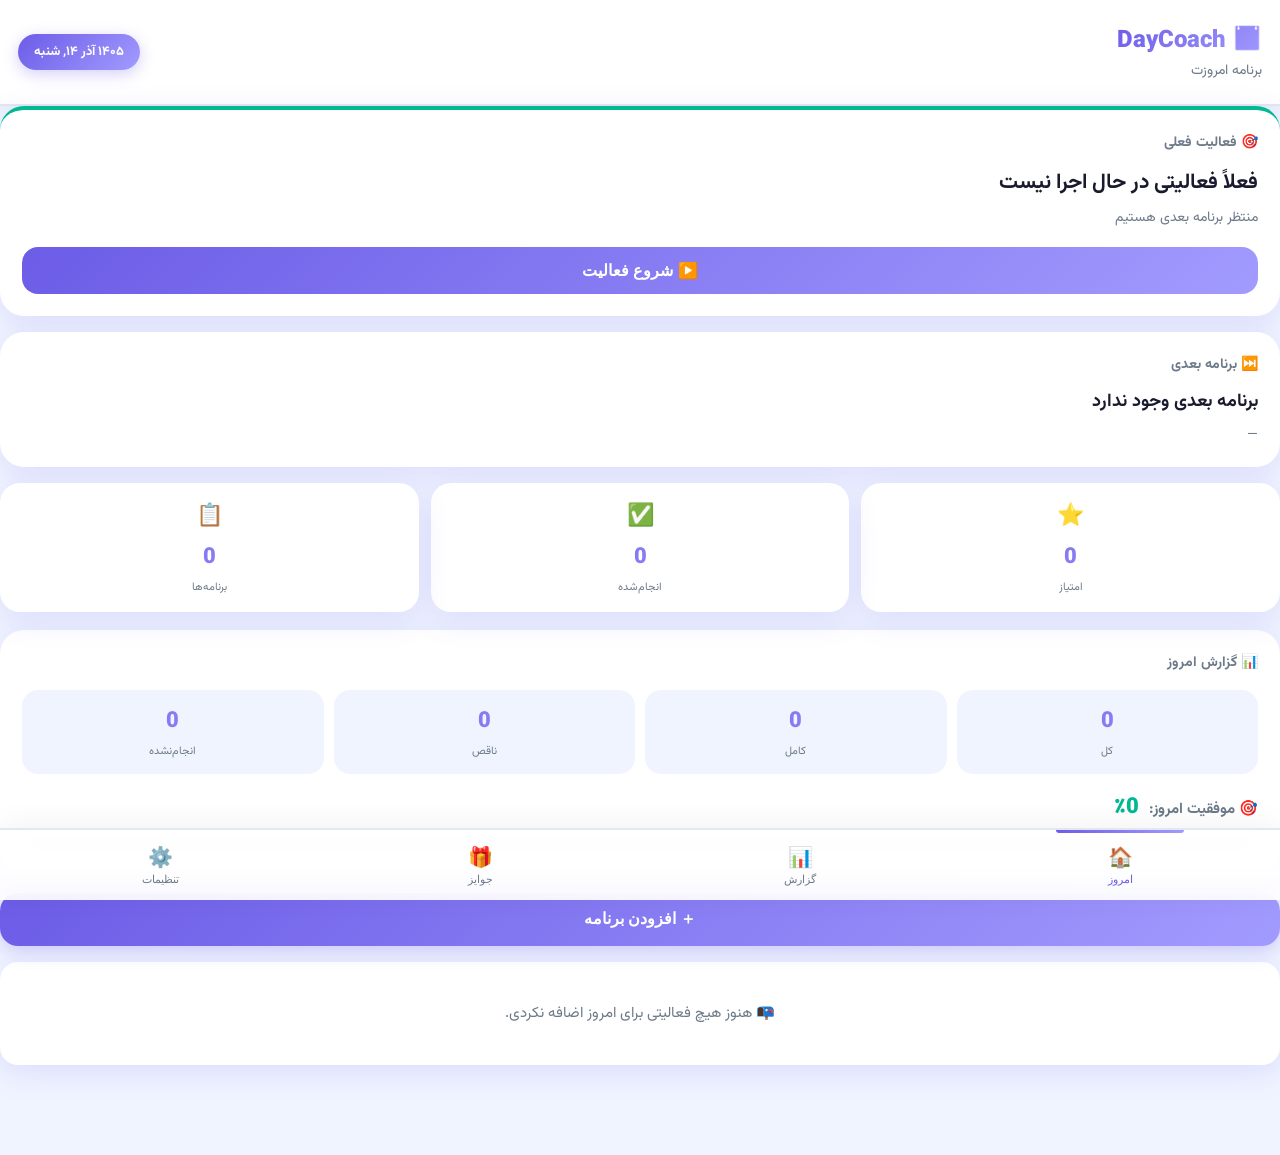
<file: index.html>
<!DOCTYPE html>
<html lang="fa" dir="rtl">

<head>
    <meta charset="UTF-8">
    <meta name="viewport" content="width=device-width, initial-scale=1.0, viewport-fit=cover">
    
    <title>DayCoach</title>
    
    <!-- PWA: Manifest -->
    <link rel="manifest" href="manifest.json">
    
    <!-- PWA: Theme Color -->
    <meta name="theme-color" content="#6c5ce7">
    
    <!-- PWA: iOS Support -->
    <meta name="apple-mobile-web-app-capable" content="yes">
    <meta name="apple-mobile-web-app-status-bar-style" content="black-translucent">
    <link rel="apple-touch-icon" href="icons/icon-192.png">
    
    <!-- استایل -->
    <link rel="stylesheet" href="style.css">
</head>

<body>

<header class="app-header">

    <div>
        <h1>📅 DayCoach</h1>
        <p>برنامه امروزت</p>
    </div>

    <div class="date" id="todayDate">
        امروز
    </div>

</header>


<main>

    <!-- =========================
         صفحه امروز
    ========================== -->

    <div id="todayPage">

        <!-- فعالیت فعلی -->

        <section class="current-card">

            <div class="section-title">
                🎯 فعالیت فعلی
            </div>

            <h2 id="currentTask">
                فعلاً فعالیتی در حال اجرا نیست
            </h2>

            <p id="currentTime">
                منتظر برنامه بعدی هستیم
            </p>

            <button
                id="startButton"
                class="start-button"
                type="button">

                ▶️ شروع فعالیت

            </button>

        </section>


        <!-- برنامه بعدی -->

        <section class="next-card">

            <div class="section-title">
                ⏭️ برنامه بعدی
            </div>

            <h3 id="nextTask">
                هنوز برنامه‌ای ثبت نشده
            </h3>

            <p id="nextTime">
                —
            </p>

        </section>


        <!-- آمار -->

        <section class="stats">

            <div class="stat">

                <span>⭐</span>

                <strong id="score">
                    0
                </strong>

                <small>
                    امتیاز
                </small>

            </div>


            <div class="stat">

                <span>✅</span>

                <strong id="completed">
                    0
                </strong>

                <small>
                    انجام‌شده
                </small>

            </div>


            <div class="stat">

                <span>📋</span>

                <strong id="total">
                    0
                </strong>

                <small>
                    برنامه‌ها
                </small>

            </div>

        </section>


        <!-- گزارش روزانه -->

        <section class="daily-report">

            <div class="section-title">
                📊 گزارش امروز
            </div>

            <div class="report-grid">

                <div>
                    <strong id="reportTotal">0</strong>
                    <small>کل</small>
                </div>

                <div>
                    <strong id="reportCompleted">0</strong>
                    <small>کامل</small>
                </div>

                <div>
                    <strong id="reportPartial">0</strong>
                    <small>ناقص</small>
                </div>

                <div>
                    <strong id="reportFailed">0</strong>
                    <small>انجام‌نشده</small>
                </div>

            </div>


            <div class="success-rate">

                🎯 موفقیت امروز:

                <strong id="successRate">
                    0٪
                </strong>

            </div>


            <div class="progress-container">

                <div
                    id="dailyProgress"
                    class="daily-progress">
                </div>

            </div>

        </section>


        <!-- افزودن برنامه -->

        <button
            class="add-button"
            id="addActivity"
            type="button">

            ＋ افزودن برنامه

        </button>


        <!-- لیست برنامه‌ها -->

        <section id="activityList">

        </section>

    </div>


    <!-- =========================
         صفحه گزارش
    ========================== -->

    <section
        id="reportPage"
        class="report-page hidden">

        <div class="section-title">
            📊 گزارش عملکرد
        </div>

<!-- انتخاب بازه گزارش -->
<div class="report-period">

    <button
        id="weeklyReportBtn"
        class="report-period-btn active">
        📅 هفتگی
    </button>

    <button
        id="monthlyReportBtn"
        class="report-period-btn">
        🗓️ ماهانه
    </button>

</div>
      
        <div class="report-cards">

            <div class="report-card">

                <span>📋</span>

                <strong id="reportPageTotal">
                    0
                </strong>

                <small>
                    کل فعالیت‌ها
                </small>

            </div>


            <div class="report-card">

                <span>✅</span>

                <strong id="reportPageCompleted">
                    0
                </strong>

                <small>
                    کامل
                </small>

            </div>


            <div class="report-card">

                <span>⚠️</span>

                <strong id="reportPagePartial">
                    0
                </strong>

                <small>
                    ناقص
                </small>

            </div>


            <div class="report-card">

                <span>❌</span>

                <strong id="reportPageFailed">
                    0
                </strong>

                <small>
                    انجام‌نشده
                </small>

            </div>

        </div>


        <div class="report-score">

            <span>⭐ امتیاز</span>

            <strong id="reportPageScore">
                0
            </strong>

        </div>


        <div class="report-success">

            <div>
                🎯 درصد موفقیت
            </div>

            <strong id="reportPageSuccess">
                0٪
            </strong>

        </div>


        <!-- =========================
             تقویم عملکرد
        ========================== -->

        <section class="calendar-section">

            <div class="section-title">
                🗓️ تقویم عملکرد
            </div>


            <div class="calendar-header">

                <button
                    id="prevMonth"
                    class="calendar-nav"
                    type="button">

                    ‹

                </button>


                <h3 id="calendarTitle">
                    ماه
                </h3>


                <button
                    id="nextMonth"
                    class="calendar-nav"
                    type="button">

                    ›

                </button>

            </div>


            <div class="calendar-weekdays">

                <span>ش</span>
                <span>ی</span>
                <span>د</span>
                <span>س</span>
                <span>چ</span>
                <span>پ</span>
                <span>ج</span>

            </div>


            <div
                id="calendarDays"
                class="calendar-days">
            </div>


            <button
                id="calendarToday"
                class="calendar-today"
                type="button">

                📅 امروز

            </button>


            <!-- گزارش روز انتخاب‌شده -->

            <div
                id="selectedDayReport"
                class="selected-day-report">

                <p>
                    📅 یک روز را از تقویم انتخاب کن.
                </p>

            </div>

        </section>

    </section>


  <!-- =========================
     صفحه جوایز
========================== -->

<section id="rewardsPage" class="rewards-page hidden">
<div class="orb"></div>
    <div class="section-title">
        🎁 جوایز و عملکرد
    </div>

    <!-- سه کارت روزانه، هفتگی، ماهانه -->
    <div class="rewards-cards">

        <div class="reward-card">
            <div class="reward-card-header">
                <span>📅</span>
                <h3>روزانه</h3>
            </div>
            <div class="reward-percent" id="dailyRewardPercent">۰٪</div>
            <div class="progress-container">
                <div id="dailyRewardProgress" class="daily-progress" style="width:0%"></div>
            </div>
        </div>

        <div class="reward-card">
            <div class="reward-card-header">
                <span>📆</span>
                <h3>هفتگی</h3>
            </div>
            <div class="reward-percent" id="weeklyRewardPercent">۰٪</div>
            <div class="progress-container">
                <div id="weeklyRewardProgress" class="daily-progress" style="width:0%"></div>
            </div>
        </div>

        <div class="reward-card">
            <div class="reward-card-header">
                <span>🗓️</span>
                <h3>ماهانه</h3>
            </div>
            <div class="reward-percent" id="monthlyRewardPercent">۰٪</div>
            <div class="progress-container">
                <div id="monthlyRewardProgress" class="daily-progress" style="width:0%"></div>
            </div>
        </div>

    </div>

    <!-- آمار پنج‌گانه (برای روزانه) -->
    <div class="reward-stats">
        <div class="reward-stat">
            <span>📋</span>
            <strong id="rewardTotal">0</strong>
            <small>برنامه‌ها</small>
        </div>
        <div class="reward-stat">
            <span>⭐</span>
            <strong id="rewardScore">0</strong>
            <small>امتیاز</small>
        </div>
        <div class="reward-stat">
            <span>✅</span>
            <strong id="rewardCompleted">0</strong>
            <small>انجام‌شده</small>
        </div>
        <div class="reward-stat">
            <span>⚠️</span>
            <strong id="rewardPartial">0</strong>
            <small>ناقص</small>
        </div>
        <div class="reward-stat">
            <span>❌</span>
            <strong id="rewardFailed">0</strong>
            <small>انجام‌نشده</small>
        </div>
    </div>

    <!-- بخش جایزه یا تنبیه -->
    <div class="reward-decision" id="rewardDecision">
        <div class="reward-decision-title">🎁 جایزه یا تنبیه</div>
        <div class="reward-decision-text" id="rewardDecisionText">—</div>
        <div class="reward-motivation" id="rewardMotivationText">🌟 امروز روز خوبی برای تلاش بیشتر است.</div>
    </div>

</section>

<!-- =========================
     صفحه تنظیمات
========================== -->

<section id="settingsPage" class="settings-page hidden">

    <div class="section-title">
        ⚙️ تنظیمات
    </div>

    <div class="settings-card">
        <div class="settings-item">
            <span>🌙 دارک مود</span>
            <button id="darkModeToggle" class="settings-toggle">غیرفعال</button>
        </div>
    </div>

</section>

  
</main>


<!-- =========================
     پنجره نتیجه فعالیت
========================= -->

<div
    id="resultModal"
    class="modal hidden">

    <div class="modal-box">

        <h2>
            🏁 نتیجه فعالیت
        </h2>

        <p id="resultActivityTitle">
            فعالیت
        </p>

        <p>
            این فعالیت چطور پیش رفت؟
        </p>


        <div class="result-buttons">

            <button
                class="result-complete"
                id="completeResult"
                type="button">

                ✅ کامل انجام شد

                <small>
                    +15 امتیاز
                </small>

            </button>


            <button
                class="result-partial"
                id="partialResult"
                type="button">

                ⚠️ ناقص انجام شد

                <small>
                    +5 امتیاز
                </small>

            </button>


            <button
                class="result-failed"
                id="failedResult"
                type="button">

                ❌ انجام نشد

                <small>
                    بدون امتیاز
                </small>

            </button>

        </div>

    </div>

</div>


<!-- =========================
     پنجره افزودن برنامه
========================= -->

<div
    id="modal"
    class="modal hidden">

    <div class="modal-box">

        <h2>
            ➕ برنامه جدید
        </h2>


        <label>
            عنوان فعالیت
        </label>

        <input
            id="activityTitle"
            type="text"
            placeholder="مثلاً مطالعه ریاضی">


        <label>
            تاریخ
        </label>

        <input
            id="activityDate"
            type="date">


        <div class="time-row">

            <div>

                <label>
                    شروع
                </label>

                <input
                    id="startTime"
                    type="time">

            </div>


            <div>

                <label>
                    پایان
                </label>

                <input
                    id="endTime"
                    type="time">

            </div>

        </div>


        <label>
            🔔 یادآوری
        </label>

        <select id="reminder">

            <option value="0">
                بدون یادآوری
            </option>

            <option value="5">
                ۵ دقیقه قبل
            </option>

            <option
                value="10"
                selected>

                ۱۰ دقیقه قبل

            </option>

            <option value="15">
                ۱۵ دقیقه قبل
            </option>

            <option value="30">
                ۳۰ دقیقه قبل
            </option>

        </select>


        <div class="modal-buttons">

            <button
                id="saveActivity"
                class="save-btn"
                type="button">

                💾 ذخیره

            </button>


            <button
                id="cancelActivity"
                class="cancel-btn"
                type="button">

                لغو

            </button>

        </div>

    </div>

</div>


<!-- =========================
     منوی پایین
========================= -->

<nav class="bottom-nav">

    <button
        class="nav-active"
        type="button">

        🏠
        <span>
            امروز
        </span>

    </button>


    <button type="button">

        📊
        <span>
            گزارش
        </span>

    </button>


    <button type="button">

        🎁
        <span>
            جوایز
        </span>

    </button>


    <button type="button">

        ⚙️
        <span>
            تنظیمات
        </span>

    </button>

</nav>


<script src="script.js"></script>

  <!-- ثبت Service Worker -->
<script>
    if ('serviceWorker' in navigator) {
        navigator.serviceWorker.register('service-worker.js')
            .then(function(reg) {
                console.log('✅ Service Worker ثبت شد:', reg);
            })
            .catch(function(error) {
                console.error('❌ خطا در ثبت Service Worker:', error);
            });
    }
</script>
  
</body>
    </html>
</file>
<file: style.css>
/* ======================================================
   فونت و تنظیمات پایه
====================================================== */

@import url('https://fonts.googleapis.com/css2?family=Vazirmatn:wght@300;400;700;900&display=swap');

* {
    box-sizing: border-box;
    margin: 0;
    padding: 0;
}

:root {
    --bg: #f0f4ff;
    --card: #ffffff;
    --text: #1a1a2e;
    --muted: #6c7a89;
    --primary: #6c5ce7;
    --primary-dark: #5a4bd1;
    --secondary: #00b894;
    --accent: #fd79a8;
    --border: #e2e8f0;
    --shadow: 0 8px 30px rgba(108, 92, 231, 0.15);
    --gradient-1: linear-gradient(135deg, #6c5ce7, #a29bfe);
    --gradient-2: linear-gradient(135deg, #fd79a8, #e17055);
    --gradient-3: linear-gradient(135deg, #00b894, #00cec9);
}

body {
    font-family: 'Vazirmatn', Tahoma, sans-serif;
    background: var(--bg);
    color: var(--text);
    min-height: 100vh;
    padding-bottom: 90px;
    transition: background 0.3s ease;
}

/* ======================================================
   انیمیشن‌های عمومی
====================================================== */

@keyframes fadeInUp {
    from {
        opacity: 0;
        transform: translateY(20px);
    }
    to {
        opacity: 1;
        transform: translateY(0);
    }
}

@keyframes shimmer {
    0% {
        background-position: -200% center;
    }
    100% {
        background-position: 200% center;
    }
}

@keyframes float {
    0%, 100% { transform: translateY(0px) scale(1); }
    50% { transform: translateY(-8px) scale(1.02); }
}

@keyframes ripple {
    0% {
        box-shadow: 0 0 0 0 rgba(108, 92, 231, 0.4);
    }
    100% {
        box-shadow: 0 0 0 20px rgba(108, 92, 231, 0);
    }
}

/* ======================================================
   هدر
====================================================== */

.app-header {
    background: var(--card);
    padding: 22px 18px;
    display: flex;
    justify-content: space-between;
    align-items: center;
    border-bottom: 2px solid var(--border);
    box-shadow: 0 2px 20px rgba(0,0,0,0.05);
    animation: fadeInUp 0.6s ease;
}

.app-header h1 {
    font-size: 24px;
    font-weight: 900;
    background: var(--gradient-1);
    -webkit-background-clip: text;
    -webkit-text-fill-color: transparent;
    background-clip: text;
}

.app-header p {
    color: var(--muted);
    font-size: 14px;
}

.date {
    background: linear-gradient(135deg, #6c5ce7, #a29bfe);
    color: white;
    padding: 8px 16px;
    border-radius: 30px;
    font-size: 13px;
    font-weight: 700;
    box-shadow: 0 4px 15px rgba(108, 92, 231, 0.3);
}

/* ======================================================
   کارت‌ها
====================================================== */

.current-card,
.next-card {
    background: var(--card);
    border-radius: 24px;
    padding: 22px;
    margin-bottom: 16px;
    border: none;
    box-shadow: var(--shadow);
    transition: transform 0.3s ease, box-shadow 0.3s ease;
    animation: fadeInUp 0.7s ease;
}

.current-card {
    border-top: 4px solid var(--secondary);
}

.current-card:hover,
.next-card:hover {
    transform: translateY(-4px);
    box-shadow: 0 12px 40px rgba(108, 92, 231, 0.2);
}

.section-title {
    color: var(--muted);
    font-size: 14px;
    margin-bottom: 12px;
    font-weight: 700;
}

.current-card h2 {
    font-size: 21px;
    margin-bottom: 8px;
}

.next-card h3 {
    font-size: 18px;
    margin-bottom: 7px;
}

.current-card p,
.next-card p {
    color: var(--muted);
    font-size: 14px;
}

/* ======================================================
   دکمه شروع (با انیمیشن ریپل)
====================================================== */

#startButton {
    width: 100%;
    margin-top: 18px;
    border: none;
    background: var(--gradient-1);
    color: white;
    padding: 14px;
    border-radius: 16px;
    font-size: 16px;
    font-weight: 700;
    cursor: pointer;
    transition: transform 0.2s, box-shadow 0.3s;
    position: relative;
    overflow: hidden;
}

#startButton:active {
    transform: scale(0.96);
    animation: ripple 0.6s ease;
}

#startButton:hover {
    box-shadow: 0 8px 25px rgba(108, 92, 231, 0.4);
    transform: translateY(-2px);
}

/* ======================================================
   آمار
====================================================== */

.stats {
    display: grid;
    grid-template-columns: repeat(3, 1fr);
    gap: 12px;
    margin-bottom: 18px;
    animation: fadeInUp 0.8s ease;
}

.stat {
    background: var(--card);
    border: none;
    border-radius: 20px;
    padding: 16px 8px;
    text-align: center;
    box-shadow: var(--shadow);
    transition: transform 0.3s;
}

.stat:hover {
    transform: translateY(-4px);
}

.stat span {
    display: block;
    font-size: 22px;
    margin-bottom: 6px;
}

.stat strong {
    display: block;
    font-size: 22px;
    font-weight: 900;
    background: var(--gradient-1);
    -webkit-background-clip: text;
    -webkit-text-fill-color: transparent;
    background-clip: text;
}

.stat small {
    display: block;
    color: var(--muted);
    margin-top: 4px;
    font-size: 11px;
}

/* ======================================================
   نوار پیشرفت (با انیمیشن سیال و گرادیان متحرک)
====================================================== */

.progress-container {
    width: 100%;
    height: 16px;
    background: rgba(108, 92, 231, 0.1);
    border-radius: 30px;
    overflow: hidden;
    margin-top: 12px;
    position: relative;
}

.daily-progress {
    height: 100%;
    border-radius: 30px;
    transition: width 1s cubic-bezier(0.34, 1.56, 0.64, 1);
    background: linear-gradient(90deg, 
        #6c5ce7, #a29bfe, #fd79a8, #e17055, #6c5ce7);
    background-size: 300% 100%;
    animation: shimmer 7s linear infinite;
    position: relative;
    box-shadow: 0 0 30px rgba(108, 92, 231, 0.3);
}

/* افکت گوی‌های رنگی روی نوار */
.daily-progress::before {
    content: '';
    position: absolute;
    top: -50%;
    left: 0;
    width: 100%;
    height: 200%;
    background: radial-gradient(circle at 30% 50%, rgba(253, 121, 168, 0.3) 0%, transparent 50%),
                radial-gradient(circle at 70% 50%, rgba(0, 206, 201, 0.3) 0%, transparent 50%);
    animation: float 6s ease-in-out infinite;
}

/* نوارهای پیشرفت در صفحه جوایز */
.reward-card .progress-container {
    height: 10px;
    background: rgba(108, 92, 231, 0.08);
}

.reward-card .daily-progress {
    background: linear-gradient(90deg, 
        #6c5ce7, #a29bfe, #fd79a8, #00b894, #6c5ce7);
    background-size: 300% 100%;
    animation: shimmer 8s linear infinite;
}

/* ======================================================
   دکمه افزودن
====================================================== */

.add-button {
    width: 100%;
    border: none;
    background: var(--gradient-1);
    color: white;
    padding: 16px;
    border-radius: 18px;
    font-size: 16px;
    font-weight: 700;
    cursor: pointer;
    transition: transform 0.2s, box-shadow 0.3s;
    margin-bottom: 16px;
    box-shadow: 0 4px 20px rgba(108, 92, 231, 0.3);
}

.add-button:active {
    transform: scale(0.96);
}

.add-button:hover {
    box-shadow: 0 8px 30px rgba(108, 92, 231, 0.4);
    transform: translateY(-2px);
}

/* ======================================================
   لیست فعالیت‌ها
====================================================== */

.activity-item {
    background: var(--card);
    border: none;
    border-radius: 18px;
    padding: 16px;
    margin-top: 12px;
    display: flex;
    justify-content: space-between;
    align-items: center;
    gap: 10px;
    box-shadow: var(--shadow);
    transition: transform 0.2s, box-shadow 0.3s;
    animation: fadeInUp 0.5s ease;
}

.activity-item:hover {
    transform: translateX(-4px);
    box-shadow: 0 8px 30px rgba(108, 92, 231, 0.15);
}

.activity-done {
    opacity: 0.6;
}

.activity-done h3 {
    text-decoration: line-through;
}

.activity-running {
    border-right: 4px solid var(--secondary);
    background: linear-gradient(135deg, #f0fbf6, #ffffff);
}

.done-btn {
    border: none;
    background: linear-gradient(135deg, #00b894, #00cec9);
    color: white;
    padding: 10px 14px;
    border-radius: 12px;
    cursor: pointer;
    transition: transform 0.2s;
}

.done-btn:active {
    transform: scale(0.9);
}

.delete-btn {
    border: none;
    background: linear-gradient(135deg, #fd79a8, #e17055);
    color: white;
    padding: 10px 14px;
    border-radius: 12px;
    cursor: pointer;
    transition: transform 0.2s;
}

.delete-btn:active {
    transform: scale(0.9);
}

/* ======================================================
   منوی پایین
====================================================== */

.bottom-nav {
    position: fixed;
    bottom: 0;
    right: 0;
    left: 0;
    height: 72px;
    background: var(--card);
    border-top: 2px solid var(--border);
    display: grid;
    grid-template-columns: repeat(4, 1fr);
    z-index: 100;
    backdrop-filter: blur(10px);
    background: rgba(255, 255, 255, 0.9);
    box-shadow: 0 -4px 30px rgba(0,0,0,0.05);
}

.bottom-nav button {
    border: none;
    background: transparent;
    color: var(--muted);
    font-size: 20px;
    display: flex;
    flex-direction: column;
    justify-content: center;
    align-items: center;
    gap: 4px;
    cursor: pointer;
    transition: color 0.3s, transform 0.2s;
    position: relative;
}

.bottom-nav button span {
    font-size: 11px;
    font-weight: 500;
}

.bottom-nav .nav-active {
    color: var(--primary);
}

.bottom-nav .nav-active::after {
    content: '';
    position: absolute;
    top: 0;
    left: 30%;
    width: 40%;
    height: 3px;
    background: var(--gradient-1);
    border-radius: 0 0 10px 10px;
}

.bottom-nav button:active {
    transform: scale(0.9);
}

/* ======================================================
   صفحه جوایز (با انیمیشن)
====================================================== */

.rewards-page {
    padding-bottom: 20px;
    animation: fadeInUp 0.6s ease;
}

.rewards-cards {
    display: grid;
    grid-template-columns: repeat(3, 1fr);
    gap: 12px;
    margin: 14px 0;
}

.reward-card {
    background: var(--card);
    border: none;
    border-radius: 22px;
    padding: 16px 8px;
    text-align: center;
    box-shadow: var(--shadow);
    transition: transform 0.3s, box-shadow 0.3s;
}

.reward-card:hover {
    transform: translateY(-6px) scale(1.02);
    box-shadow: 0 16px 50px rgba(108, 92, 231, 0.2);
}

.reward-card-header {
    display: flex;
    align-items: center;
    justify-content: center;
    gap: 6px;
    margin-bottom: 6px;
}

.reward-card-header span {
    font-size: 22px;
}

.reward-card-header h3 {
    font-size: 14px;
    color: var(--muted);
    font-weight: 700;
}

.reward-percent {
    font-size: 26px;
    font-weight: 900;
    margin: 8px 0 10px;
    background: var(--gradient-1);
    -webkit-background-clip: text;
    -webkit-text-fill-color: transparent;
    background-clip: text;
}

/* ======================================================
   آمار پنج‌گانه جوایز
====================================================== */

.reward-stats {
    display: grid;
    grid-template-columns: repeat(5, 1fr);
    gap: 8px;
    margin: 16px 0;
}

.reward-stat {
    background: var(--card);
    border: none;
    border-radius: 16px;
    padding: 12px 4px;
    text-align: center;
    box-shadow: var(--shadow);
    transition: transform 0.3s;
}

.reward-stat:hover {
    transform: translateY(-4px);
}

.reward-stat span {
    display: block;
    font-size: 20px;
    margin-bottom: 4px;
}

.reward-stat strong {
    display: block;
    font-size: 20px;
    font-weight: 900;
    background: var(--gradient-1);
    -webkit-background-clip: text;
    -webkit-text-fill-color: transparent;
    background-clip: text;
}

.reward-stat small {
    display: block;
    color: var(--muted);
    font-size: 10px;
    margin-top: 3px;
}

/* ======================================================
   بخش جایزه/تنبیه
====================================================== */

.reward-decision {
    background: var(--card);
    border: none;
    border-radius: 24px;
    padding: 22px;
    margin-top: 14px;
    text-align: center;
    box-shadow: var(--shadow);
    animation: fadeInUp 0.9s ease;
}

.reward-decision-title {
    font-size: 16px;
    color: var(--muted);
    margin-bottom: 10px;
    font-weight: 700;
}

.reward-decision-text {
    font-size: 24px;
    font-weight: 900;
    margin-bottom: 12px;
    transition: color 0.5s;
}

.reward-motivation {
    font-size: 15px;
    color: var(--muted);
    font-style: italic;
    border-top: 2px dashed var(--border);
    padding-top: 14px;
}

/* ======================================================
   تنظیمات
====================================================== */

.settings-page {
    padding-bottom: 20px;
}

.settings-card {
    background: var(--card);
    border: none;
    border-radius: 24px;
    padding: 20px;
    margin-top: 14px;
    box-shadow: var(--shadow);
}

.settings-item {
    display: flex;
    justify-content: space-between;
    align-items: center;
    padding: 8px 0;
}

.settings-item span {
    font-size: 16px;
    font-weight: 700;
}

.settings-toggle {
    border: none;
    background: var(--gradient-1);
    color: white;
    padding: 10px 24px;
    border-radius: 30px;
    font-family: inherit;
    font-size: 14px;
    font-weight: 700;
    cursor: pointer;
    transition: transform 0.2s, box-shadow 0.3s;
}

.settings-toggle:active {
    transform: scale(0.95);
}

.settings-toggle.dark-active {
    background: linear-gradient(135deg, #2d3748, #4a5568);
}

/* ======================================================
   دارک مود
====================================================== */

body.dark-mode {
    --bg: #0f0e17;
    --card: #1a1a2e;
    --text: #fffffe;
    --muted: #a7a9be;
    --border: #2d2d44;
    --shadow: 0 8px 30px rgba(0, 0, 0, 0.4);
}

body.dark-mode .bottom-nav {
    background: rgba(26, 26, 46, 0.9);
}

body.dark-mode .date {
    background: linear-gradient(135deg, #a29bfe, #6c5ce7);
}

/* ======================================================
   ریسپانسیو (موبایل)
====================================================== */

@media (max-width: 480px) {
    .app-header {
        padding: 16px 12px;
    }
    .app-header h1 {
        font-size: 20px;
    }
    .rewards-cards {
        grid-template-columns: 1fr;
    }
    .reward-stats {
        grid-template-columns: repeat(3, 1fr);
    }
    .reward-stats .reward-stat:nth-child(4),
    .reward-stats .reward-stat:nth-child(5) {
        grid-column: span 1;
    }
    .stats {
        grid-template-columns: repeat(3, 1fr);
        gap: 8px;
    }
    .current-card, .next-card {
        padding: 16px;
    }
}
/* ======================================================
   بخش‌های ازدست‌رفته: گزارش و نتیجه
====================================================== */

/* ---------- گزارش روزانه ---------- */

.daily-report {
    background: var(--card);
    border: none;
    border-radius: 24px;
    padding: 22px;
    margin-bottom: 18px;
    box-shadow: var(--shadow);
    animation: fadeInUp 0.8s ease;
}

.report-grid {
    display: grid;
    grid-template-columns: repeat(4, 1fr);
    gap: 10px;
    margin-top: 16px;
}

.report-grid > div {
    background: var(--bg);
    border-radius: 16px;
    padding: 14px 6px;
    text-align: center;
    transition: transform 0.3s;
}

.report-grid > div:hover {
    transform: translateY(-4px);
}

.report-grid strong {
    display: block;
    font-size: 22px;
    font-weight: 900;
    background: var(--gradient-1);
    -webkit-background-clip: text;
    -webkit-text-fill-color: transparent;
    background-clip: text;
}

.report-grid small {
    display: block;
    color: var(--muted);
    font-size: 11px;
    margin-top: 4px;
}

.success-rate {
    margin-top: 16px;
    font-size: 15px;
    color: var(--muted);
    font-weight: 700;
}

.success-rate strong {
    color: var(--secondary);
    font-size: 22px;
    margin-right: 6px;
    font-weight: 900;
}

/* ---------- صفحه گزارش عملکرد ---------- */

.report-page {
    padding-bottom: 20px;
    animation: fadeInUp 0.6s ease;
}

.report-period {
    display: flex;
    gap: 12px;
    margin: 14px 0 18px;
}

.report-period-btn {
    flex: 1;
    border: 2px solid var(--border);
    background: var(--card);
    color: var(--text);
    padding: 12px 0;
    border-radius: 16px;
    font-family: inherit;
    font-size: 14px;
    font-weight: 700;
    cursor: pointer;
    transition: all 0.3s ease;
    box-shadow: var(--shadow);
}

.report-period-btn:active {
    transform: scale(0.96);
}

.report-period-btn.active {
    border-color: var(--primary);
    background: var(--gradient-1);
    color: white;
    box-shadow: 0 4px 20px rgba(108, 92, 231, 0.3);
}

.report-cards {
    display: grid;
    grid-template-columns: repeat(2, 1fr);
    gap: 12px;
    margin-top: 16px;
}

.report-card {
    background: var(--card);
    border: none;
    border-radius: 20px;
    padding: 18px 12px;
    text-align: center;
    box-shadow: var(--shadow);
    transition: transform 0.3s;
}

.report-card:hover {
    transform: translateY(-4px);
}

.report-card span {
    display: block;
    font-size: 28px;
    margin-bottom: 6px;
}

.report-card strong {
    display: block;
    font-size: 24px;
    font-weight: 900;
    background: var(--gradient-1);
    -webkit-background-clip: text;
    -webkit-text-fill-color: transparent;
    background-clip: text;
}

.report-card small {
    display: block;
    color: var(--muted);
    font-size: 12px;
    margin-top: 4px;
}

.report-score,
.report-success {
    background: var(--card);
    border: none;
    border-radius: 20px;
    padding: 18px 20px;
    margin-top: 12px;
    display: flex;
    justify-content: space-between;
    align-items: center;
    box-shadow: var(--shadow);
    transition: transform 0.3s;
}

.report-score:hover,
.report-success:hover {
    transform: translateY(-4px);
}

.report-score span,
.report-success div {
    color: var(--muted);
    font-size: 15px;
    font-weight: 700;
}

.report-score strong {
    font-size: 26px;
    font-weight: 900;
    background: var(--gradient-1);
    -webkit-background-clip: text;
    -webkit-text-fill-color: transparent;
    background-clip: text;
}

.report-success strong {
    color: var(--secondary);
    font-size: 26px;
    font-weight: 900;
}

/* ---------- تقویم ---------- */

.calendar-section {
    background: var(--card);
    border: none;
    border-radius: 24px;
    padding: 22px;
    margin-top: 18px;
    box-shadow: var(--shadow);
    animation: fadeInUp 0.9s ease;
}

.calendar-header {
    display: flex;
    justify-content: space-between;
    align-items: center;
    margin-bottom: 16px;
}

.calendar-header h3 {
    font-size: 18px;
    font-weight: 900;
    background: var(--gradient-1);
    -webkit-background-clip: text;
    -webkit-text-fill-color: transparent;
    background-clip: text;
}

.calendar-nav {
    width: 40px;
    height: 40px;
    border: none;
    border-radius: 14px;
    background: var(--bg);
    color: var(--text);
    font-size: 28px;
    font-weight: 700;
    cursor: pointer;
    transition: background 0.3s, transform 0.2s;
}

.calendar-nav:active {
    transform: scale(0.9);
}

.calendar-nav:hover {
    background: var(--primary);
    color: white;
}

.calendar-weekdays {
    display: grid;
    grid-template-columns: repeat(7, 1fr);
    gap: 6px;
    margin-bottom: 8px;
}

.calendar-weekdays span {
    text-align: center;
    color: var(--muted);
    font-size: 13px;
    padding: 6px 0;
    font-weight: 700;
}

.calendar-days {
    display: grid;
    grid-template-columns: repeat(7, 1fr);
    gap: 6px;
}

.calendar-day {
    aspect-ratio: 1 / 1;
    border: none;
    border-radius: 14px;
    background: var(--bg);
    color: var(--text);
    font-family: inherit;
    font-size: 14px;
    font-weight: 700;
    cursor: pointer;
    display: flex;
    align-items: center;
    justify-content: center;
    position: relative;
    transition: background 0.3s, transform 0.2s;
}

.calendar-day:active {
    transform: scale(0.9);
}

.calendar-day.empty {
    background: transparent;
    cursor: default;
}

.calendar-day.today {
    background: var(--gradient-1);
    color: white;
    box-shadow: 0 4px 15px rgba(108, 92, 231, 0.3);
}

.calendar-day.has-activity::after {
    content: '';
    position: absolute;
    bottom: 6px;
    width: 6px;
    height: 6px;
    border-radius: 50%;
    background: var(--secondary);
}

.calendar-day.today.has-activity::after {
    background: white;
}

.calendar-day.selected {
    border: 2px solid var(--primary);
    box-shadow: 0 0 20px rgba(108, 92, 231, 0.2);
}

.calendar-today {
    width: 100%;
    margin-top: 16px;
    border: none;
    border-radius: 14px;
    padding: 12px;
    background: var(--bg);
    color: var(--primary);
    font-family: inherit;
    font-size: 14px;
    font-weight: 700;
    cursor: pointer;
    transition: background 0.3s, transform 0.2s;
}

.calendar-today:active {
    transform: scale(0.96);
}

.calendar-today:hover {
    background: var(--primary);
    color: white;
}

.selected-day-report {
    margin-top: 16px;
    padding: 16px;
    background: var(--bg);
    border-radius: 16px;
    color: var(--muted);
    font-size: 13px;
    line-height: 1.8;
    animation: fadeInUp 0.5s ease;
}

.selected-report-header {
    font-size: 16px;
    font-weight: 900;
    margin-bottom: 10px;
    color: var(--text);
}

.selected-report-stats {
    display: grid;
    grid-template-columns: repeat(4, 1fr);
    gap: 8px;
    margin: 10px 0;
}

.selected-report-stats > div {
    text-align: center;
    background: var(--card);
    border-radius: 12px;
    padding: 8px 4px;
    box-shadow: var(--shadow);
}

.selected-report-stats strong {
    display: block;
    font-size: 18px;
    font-weight: 900;
    color: var(--primary);
}

.selected-report-stats small {
    display: block;
    font-size: 10px;
    color: var(--muted);
}

.selected-report-extra {
    display: grid;
    grid-template-columns: repeat(3, 1fr);
    gap: 8px;
    margin: 10px 0;
}

.selected-report-extra p {
    text-align: center;
    background: var(--card);
    border-radius: 12px;
    padding: 6px 4px;
    font-size: 12px;
    box-shadow: var(--shadow);
}

.selected-report-activities {
    margin-top: 10px;
    max-height: 200px;
    overflow-y: auto;
}

.selected-activity {
    display: flex;
    align-items: center;
    gap: 10px;
    background: var(--card);
    border-radius: 12px;
    padding: 8px 12px;
    margin-top: 6px;
    box-shadow: var(--shadow);
}

.selected-activity span {
    font-size: 18px;
}

.selected-activity div {
    display: flex;
    flex-direction: column;
}

.selected-activity strong {
    font-size: 14px;
}

.selected-activity small {
    font-size: 11px;
    color: var(--muted);
}

/* ---------- پنجره نتیجه فعالیت ---------- */

.result-buttons {
    display: flex;
    flex-direction: column;
    gap: 12px;
    margin-top: 20px;
}

.result-buttons button {
    border: none;
    border-radius: 16px;
    padding: 16px;
    font-family: inherit;
    font-size: 15px;
    font-weight: 700;
    cursor: pointer;
    text-align: right;
    display: flex;
    justify-content: space-between;
    align-items: center;
    transition: transform 0.2s, box-shadow 0.3s;
    box-shadow: var(--shadow);
}

.result-buttons button:active {
    transform: scale(0.96);
}

.result-buttons small {
    font-size: 12px;
    opacity: 0.8;
}

.result-complete {
    background: linear-gradient(135deg, #00b894, #00cec9);
    color: white;
}

.result-partial {
    background: linear-gradient(135deg, #fdcb6e, #f39c12);
    color: white;
}

.result-failed {
    background: linear-gradient(135deg, #fd79a8, #e17055);
    color: white;
}

/* ---------- مودال ---------- */

.modal {
    position: fixed;
    inset: 0;
    background: rgba(0, 0, 0, 0.5);
    display: flex;
    align-items: center;
    justify-content: center;
    padding: 20px;
    z-index: 1000;
    backdrop-filter: blur(4px);
}

.hidden {
    display: none !important;
}

.modal-box {
    width: 100%;
    max-width: 480px;
    background: var(--card);
    border-radius: 28px;
    padding: 28px;
    box-shadow: 0 20px 60px rgba(0, 0, 0, 0.3);
    max-height: 90vh;
    overflow-y: auto;
    animation: fadeInUp 0.4s ease;
}

.modal-box h2 {
    margin-bottom: 20px;
    font-weight: 900;
}

.modal-box label {
    display: block;
    margin-top: 14px;
    margin-bottom: 6px;
    font-size: 13px;
    color: var(--muted);
    font-weight: 700;
}

.modal-box input,
.modal-box select {
    width: 100%;
    padding: 14px;
    border-radius: 14px;
    border: 2px solid var(--border);
    background: var(--bg);
    color: var(--text);
    font-family: inherit;
    font-size: 14px;
    outline: none;
    transition: border-color 0.3s;
}

.modal-box input:focus,
.modal-box select:focus {
    border-color: var(--primary);
}

.time-row {
    display: grid;
    grid-template-columns: 1fr 1fr;
    gap: 12px;
}

.modal-buttons {
    display: grid;
    grid-template-columns: 1fr 1fr;
    gap: 12px;
    margin-top: 24px;
}

.modal-buttons button {
    border: none;
    padding: 14px;
    border-radius: 14px;
    font-family: inherit;
    font-size: 15px;
    font-weight: 700;
    cursor: pointer;
    transition: transform 0.2s;
}

.modal-buttons button:active {
    transform: scale(0.96);
}

.save-btn {
    background: var(--gradient-1);
    color: white;
    box-shadow: 0 4px 20px rgba(108, 92, 231, 0.3);
}

.cancel-btn {
    background: var(--bg);
    color: var(--text);
}

/* ---------- حالت خالی (empty state) ---------- */

.empty-state {
    background: var(--card);
    border-radius: 18px;
    padding: 40px 20px;
    text-align: center;
    color: var(--muted);
    font-size: 15px;
    box-shadow: var(--shadow);
    animation: fadeInUp 0.6s ease;
}

/* ---------- ریسپانسیو برای موبایل ---------- */

@media (max-width: 480px) {
    .report-grid {
        grid-template-columns: repeat(2, 1fr);
    }
    .report-cards {
        grid-template-columns: 1fr 1fr;
    }
    .report-score,
    .report-success {
        flex-direction: column;
        gap: 6px;
        text-align: center;
    }
    .selected-report-stats {
        grid-template-columns: repeat(2, 1fr);
    }
    .selected-report-extra {
        grid-template-columns: 1fr;
    }
    .modal-box {
        padding: 20px;
    }
}
</file>
